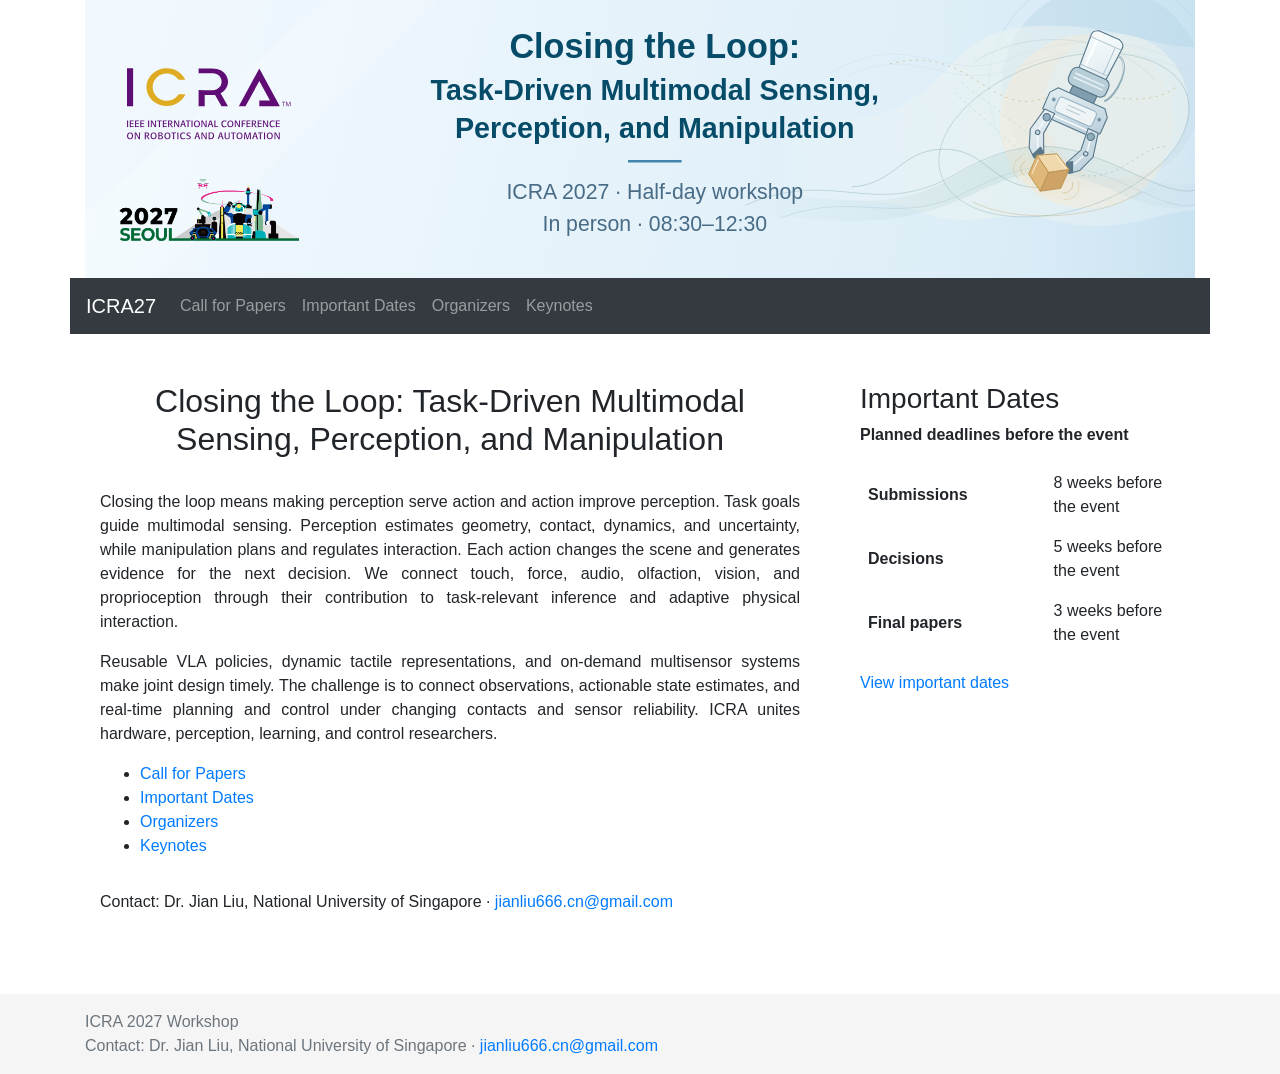
<file: index.html>
<!DOCTYPE html>
<html lang="en">
<head>
  <meta charset="utf-8" />
  <meta name="viewport" content="width=device-width, initial-scale=1" />
  <title>Closing the Loop: Task-Driven Multimodal Sensing, Perception, and Manipulation</title>
  <link rel="icon" href="assets/favicon.svg" type="image/svg+xml" />
  <link rel="stylesheet" href="assets/styles.20261101154809030814.css" />
  <script src="script.js" defer></script>
</head>
<body>
  <a class="skip-link" href="#main-content">Skip to content</a>

  <header class="site-header container">
    <a href="index.html" aria-label="Workshop home">
      <img src="assets/workshop-banner.svg" width="1200" height="300" alt="Closing the Loop: Task-Driven Multimodal Sensing, Perception, and Manipulation. ICRA 2027 half-day workshop, with the official ICRA and Seoul 2027 logos." />
    </a>
  </header>

  <nav class="site-nav container" aria-label="Main navigation">
    <a class="nav-brand" href="index.html" aria-current="page">ICRA27</a>
    <button class="menu-toggle" type="button" aria-controls="page-navigation" aria-expanded="false" aria-label="Toggle navigation"><span></span><span></span><span></span></button>
    <div class="nav-links" id="page-navigation">
      <a href="cfp.html">Call for Papers</a>
      <a href="dates.html">Important Dates</a>
      <a href="organizers.html">Organizers</a>
      <a href="keynotes.html">Keynotes</a>
    </div>
  </nav>

  <main id="main-content" class="container main-content" tabindex="-1">
    <div class="page-layout">
      <div class="content-column">
        <h1 id="overview-heading" class="page-title">Closing the Loop: Task-Driven Multimodal Sensing, Perception, and Manipulation</h1>
        <p>Closing the loop means making perception serve action and action improve perception. Task goals guide multimodal sensing. Perception estimates geometry, contact, dynamics, and uncertainty, while manipulation plans and regulates interaction. Each action changes the scene and generates evidence for the next decision. We connect touch, force, audio, olfaction, vision, and proprioception through their contribution to task-relevant inference and adaptive physical interaction.</p>
        <p>Reusable VLA policies, dynamic tactile representations, and on-demand multisensor systems make joint design timely. The challenge is to connect observations, actionable state estimates, and real-time planning and control under changing contacts and sensor reliability. ICRA unites hardware, perception, learning, and control researchers.</p>
        <ul class="quick-links">
          <li><a href="cfp.html">Call for Papers</a></li>
          <li><a href="dates.html">Important Dates</a></li>
          <li><a href="organizers.html">Organizers</a></li>
          <li><a href="keynotes.html">Keynotes</a></li>
        </ul>
        <p>Contact: Dr. Jian Liu, National University of Singapore · <a href="mailto:jianliu666.cn@gmail.com">jianliu666.cn@gmail.com</a></p>
      </div>
      <aside class="sidebar" aria-label="Workshop information">
        <section class="section" aria-labelledby="sidebar-dates-heading">
          <h2 id="sidebar-dates-heading">Important Dates</h2>
          <p><strong>Planned deadlines before the event</strong></p>
          <table class="dates-table" aria-labelledby="sidebar-dates-heading">
            <tbody>
              <tr><th scope="row">Submissions</th><td>8 weeks before the event</td></tr>
              <tr><th scope="row">Decisions</th><td>5 weeks before the event</td></tr>
              <tr><th scope="row">Final papers</th><td>3 weeks before the event</td></tr>
            </tbody>
          </table>
          <p><a href="dates.html">View important dates</a></p>
        </section>
      </aside>
    </div>
  </main>

  <footer class="site-footer">
    <div class="container">
      <p>ICRA 2027 Workshop</p>
      <p>Contact: Dr. Jian Liu, National University of Singapore · <a href="mailto:jianliu666.cn@gmail.com">jianliu666.cn@gmail.com</a></p>
    </div>
  </footer>
</body>
</html>
</file>
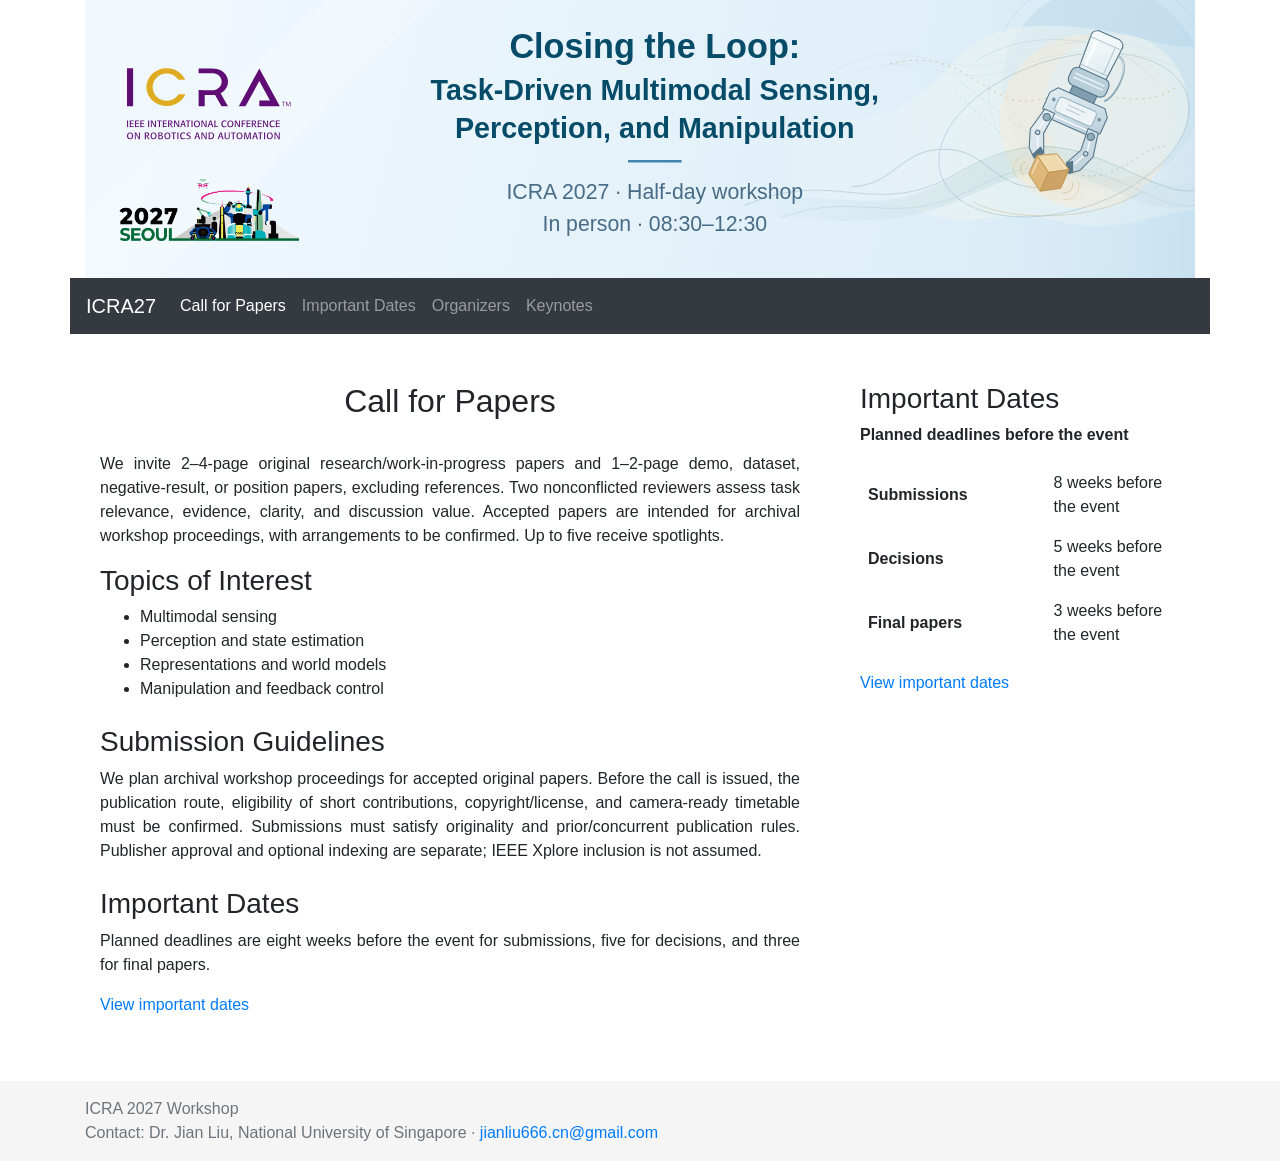
<file: cfp.html>
<!DOCTYPE html>
<html lang="en">
<head>
  <meta charset="utf-8" />
  <meta name="viewport" content="width=device-width, initial-scale=1" />
  <title>Call for Papers | ICRA 2027 Closing the Loop</title>
  <link rel="icon" href="assets/favicon.svg" type="image/svg+xml" />
  <link rel="stylesheet" href="assets/styles.20261101154809030814.css" />
  <script src="script.js" defer></script>
</head>
<body>
  <a class="skip-link" href="#main-content">Skip to content</a>

  <header class="site-header container">
    <a href="index.html" aria-label="Workshop home">
      <img src="assets/workshop-banner.svg" width="1200" height="300" alt="Closing the Loop: Task-Driven Multimodal Sensing, Perception, and Manipulation. ICRA 2027 half-day workshop, with the official ICRA and Seoul 2027 logos." />
    </a>
  </header>

  <nav class="site-nav container" aria-label="Main navigation">
    <a class="nav-brand" href="index.html">ICRA27</a>
    <button class="menu-toggle" type="button" aria-controls="page-navigation" aria-expanded="false" aria-label="Toggle navigation"><span></span><span></span><span></span></button>
    <div class="nav-links" id="page-navigation">
      <a href="cfp.html" aria-current="page">Call for Papers</a>
      <a href="dates.html">Important Dates</a>
      <a href="organizers.html">Organizers</a>
      <a href="keynotes.html">Keynotes</a>
    </div>
  </nav>

  <main id="main-content" class="container main-content" tabindex="-1">
    <div class="page-layout">
      <div class="content-column">
        <h1 id="cfp-heading" class="page-title">Call for Papers</h1>
        <p>We invite 2–4-page original research/work-in-progress papers and 1–2-page demo, dataset, negative-result, or position papers, excluding references. Two nonconflicted reviewers assess task relevance, evidence, clarity, and discussion value. Accepted papers are intended for archival workshop proceedings, with arrangements to be confirmed. Up to five receive spotlights.</p>
        <section id="topics-of-interest" class="section" aria-labelledby="topics-heading">
          <h2 id="topics-heading">Topics of Interest</h2>
          <ul>
            <li>Multimodal sensing</li>
            <li>Perception and state estimation</li>
            <li>Representations and world models</li>
            <li>Manipulation and feedback control</li>
          </ul>
        </section>
        <section id="submission-guidelines" class="section" aria-labelledby="submission-guidelines-heading">
          <h2 id="submission-guidelines-heading">Submission Guidelines</h2>
          <p>We plan archival workshop proceedings for accepted original papers. Before the call is issued, the publication route, eligibility of short contributions, copyright/license, and camera-ready timetable must be confirmed. Submissions must satisfy originality and prior/concurrent publication rules. Publisher approval and optional indexing are separate; IEEE Xplore inclusion is not assumed.</p>
        </section>
        <section id="important-dates" class="section" aria-labelledby="important-dates-heading">
          <h2 id="important-dates-heading">Important Dates</h2>
          <p>Planned deadlines are eight weeks before the event for submissions, five for decisions, and three for final papers.</p>
          <p><a href="dates.html">View important dates</a></p>
        </section>
      </div>
      <aside class="sidebar" aria-label="Workshop information">
        <section class="section" aria-labelledby="sidebar-dates-heading">
          <h2 id="sidebar-dates-heading">Important Dates</h2>
          <p><strong>Planned deadlines before the event</strong></p>
          <table class="dates-table" aria-labelledby="sidebar-dates-heading">
            <tbody>
              <tr><th scope="row">Submissions</th><td>8 weeks before the event</td></tr>
              <tr><th scope="row">Decisions</th><td>5 weeks before the event</td></tr>
              <tr><th scope="row">Final papers</th><td>3 weeks before the event</td></tr>
            </tbody>
          </table>
          <p><a href="dates.html">View important dates</a></p>
        </section>
      </aside>
    </div>
  </main>

  <footer class="site-footer">
    <div class="container">
      <p>ICRA 2027 Workshop</p>
      <p>Contact: Dr. Jian Liu, National University of Singapore · <a href="mailto:jianliu666.cn@gmail.com">jianliu666.cn@gmail.com</a></p>
    </div>
  </footer>
</body>
</html>
</file>
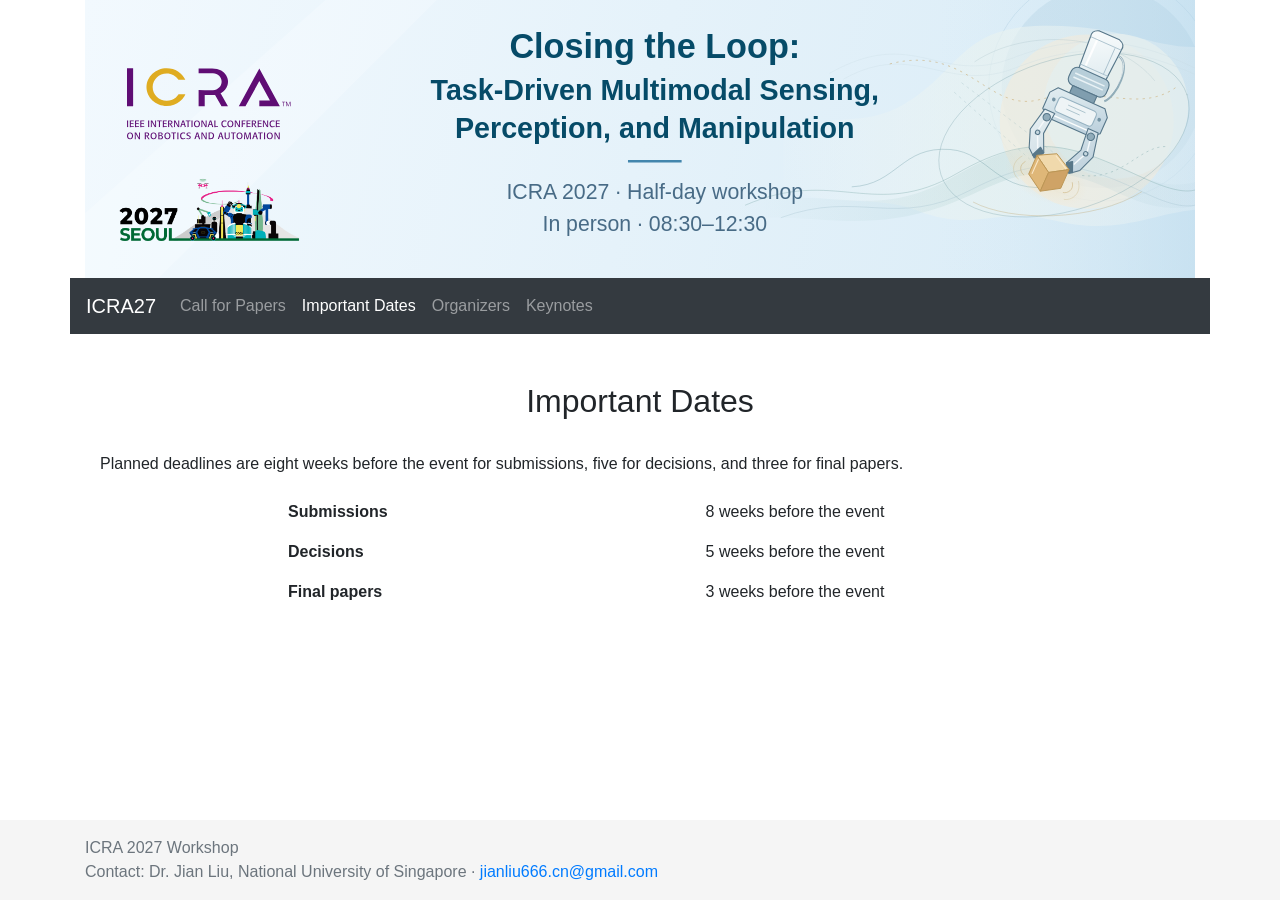
<file: dates.html>
<!DOCTYPE html>
<html lang="en">
<head>
  <meta charset="utf-8" />
  <meta name="viewport" content="width=device-width, initial-scale=1" />
  <title>Important Dates | ICRA 2027 Closing the Loop</title>
  <link rel="icon" href="assets/favicon.svg" type="image/svg+xml" />
  <link rel="stylesheet" href="assets/styles.20261101154809030814.css" />
  <script src="script.js" defer></script>
</head>
<body>
  <a class="skip-link" href="#main-content">Skip to content</a>

  <header class="site-header container">
    <a href="index.html" aria-label="Workshop home">
      <img src="assets/workshop-banner.svg" width="1200" height="300" alt="Closing the Loop: Task-Driven Multimodal Sensing, Perception, and Manipulation. ICRA 2027 half-day workshop, with the official ICRA and Seoul 2027 logos." />
    </a>
  </header>

  <nav class="site-nav container" aria-label="Main navigation">
    <a class="nav-brand" href="index.html">ICRA27</a>
    <button class="menu-toggle" type="button" aria-controls="page-navigation" aria-expanded="false" aria-label="Toggle navigation"><span></span><span></span><span></span></button>
    <div class="nav-links" id="page-navigation">
      <a href="cfp.html">Call for Papers</a>
      <a href="dates.html" aria-current="page">Important Dates</a>
      <a href="organizers.html">Organizers</a>
      <a href="keynotes.html">Keynotes</a>
    </div>
  </nav>

  <main id="main-content" class="container main-content" tabindex="-1">
    <div class="page-layout single-column">
      <div class="content-column">
        <h1 id="dates-heading" class="page-title">Important Dates</h1>
        <p>Planned deadlines are eight weeks before the event for submissions, five for decisions, and three for final papers.</p>
        <table class="dates-table" aria-labelledby="dates-heading">
            <tbody>
              <tr><th scope="row">Submissions</th><td>8 weeks before the event</td></tr>
              <tr><th scope="row">Decisions</th><td>5 weeks before the event</td></tr>
              <tr><th scope="row">Final papers</th><td>3 weeks before the event</td></tr>
            </tbody>
          </table>
      </div>

    </div>
  </main>

  <footer class="site-footer">
    <div class="container">
      <p>ICRA 2027 Workshop</p>
      <p>Contact: Dr. Jian Liu, National University of Singapore · <a href="mailto:jianliu666.cn@gmail.com">jianliu666.cn@gmail.com</a></p>
    </div>
  </footer>
</body>
</html>
</file>
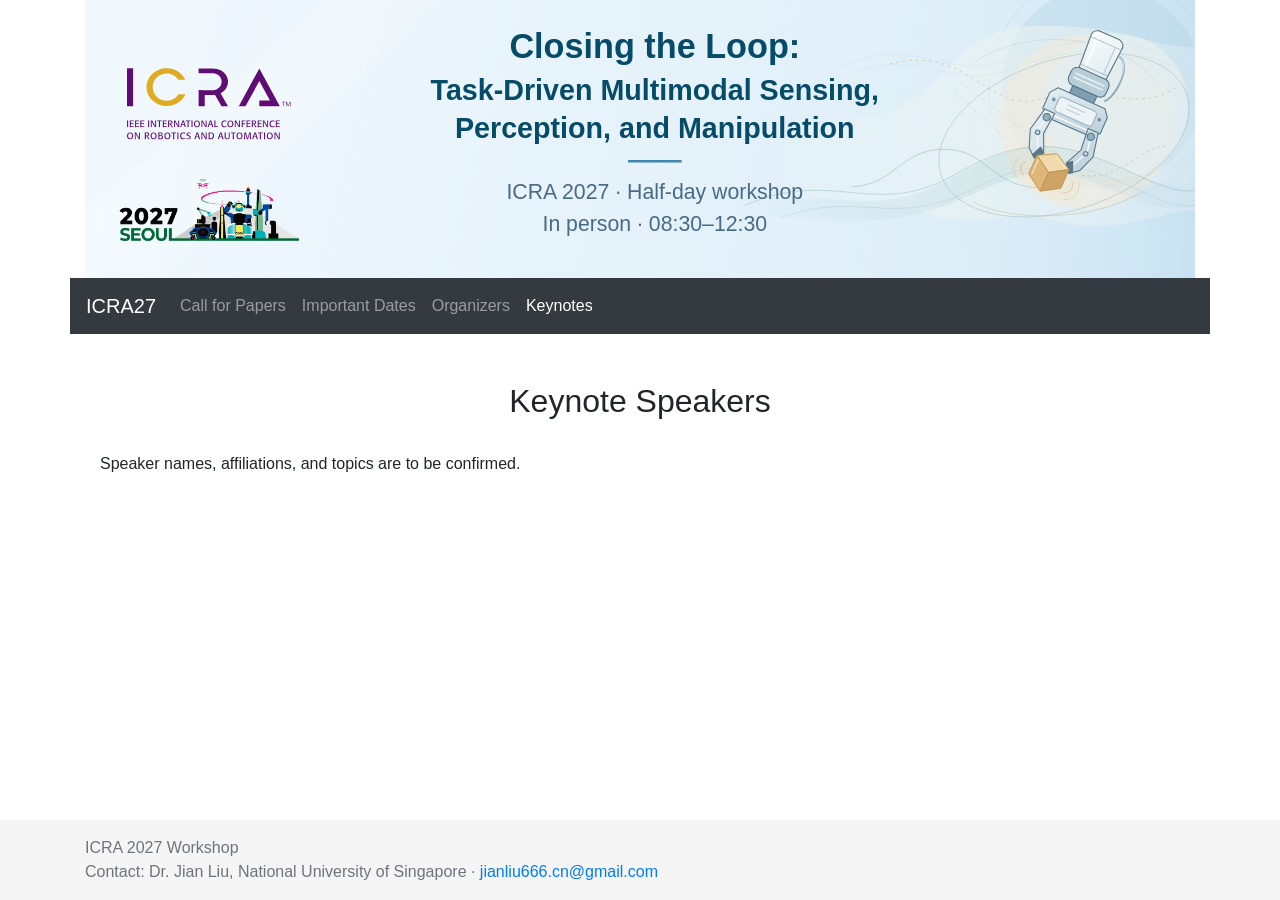
<file: keynotes.html>
<!DOCTYPE html>
<html lang="en">
<head>
  <meta charset="utf-8" />
  <meta name="viewport" content="width=device-width, initial-scale=1" />
  <title>Keynote Speakers | ICRA 2027 Closing the Loop</title>
  <link rel="icon" href="assets/favicon.svg" type="image/svg+xml" />
  <link rel="stylesheet" href="assets/styles.20261101154809030814.css" />
  <script src="script.js" defer></script>
</head>
<body>
  <a class="skip-link" href="#main-content">Skip to content</a>

  <header class="site-header container">
    <a href="index.html" aria-label="Workshop home">
      <img src="assets/workshop-banner.svg" width="1200" height="300" alt="Closing the Loop: Task-Driven Multimodal Sensing, Perception, and Manipulation. ICRA 2027 half-day workshop, with the official ICRA and Seoul 2027 logos." />
    </a>
  </header>

  <nav class="site-nav container" aria-label="Main navigation">
    <a class="nav-brand" href="index.html">ICRA27</a>
    <button class="menu-toggle" type="button" aria-controls="page-navigation" aria-expanded="false" aria-label="Toggle navigation"><span></span><span></span><span></span></button>
    <div class="nav-links" id="page-navigation">
      <a href="cfp.html">Call for Papers</a>
      <a href="dates.html">Important Dates</a>
      <a href="organizers.html">Organizers</a>
      <a href="keynotes.html" aria-current="page">Keynotes</a>
    </div>
  </nav>

  <main id="main-content" class="container main-content" tabindex="-1">
    <div class="page-layout single-column">
      <div class="content-column">
        <h1 id="keynotes-heading" class="page-title">Keynote Speakers</h1>
        <p>Speaker names, affiliations, and topics are to be confirmed.</p>
      </div>

    </div>
  </main>

  <footer class="site-footer">
    <div class="container">
      <p>ICRA 2027 Workshop</p>
      <p>Contact: Dr. Jian Liu, National University of Singapore · <a href="mailto:jianliu666.cn@gmail.com">jianliu666.cn@gmail.com</a></p>
    </div>
  </footer>
</body>
</html>
</file>
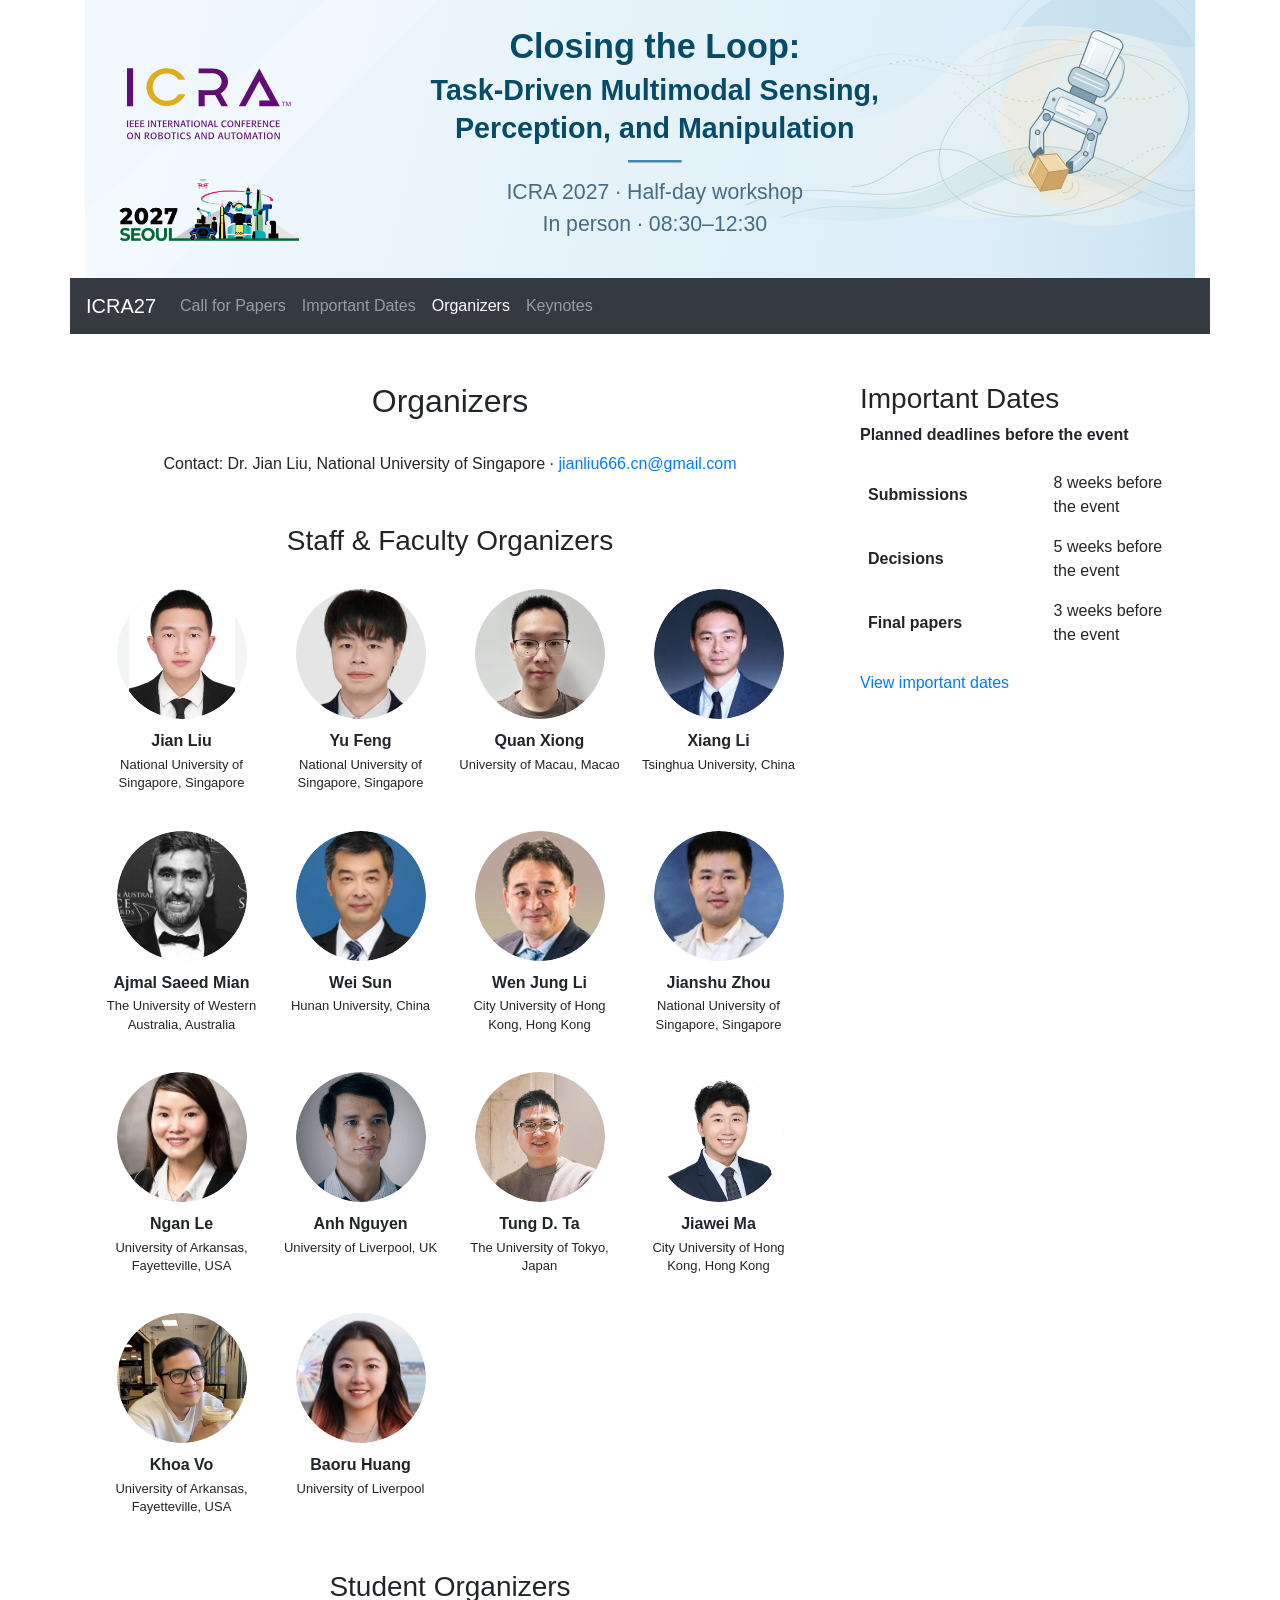
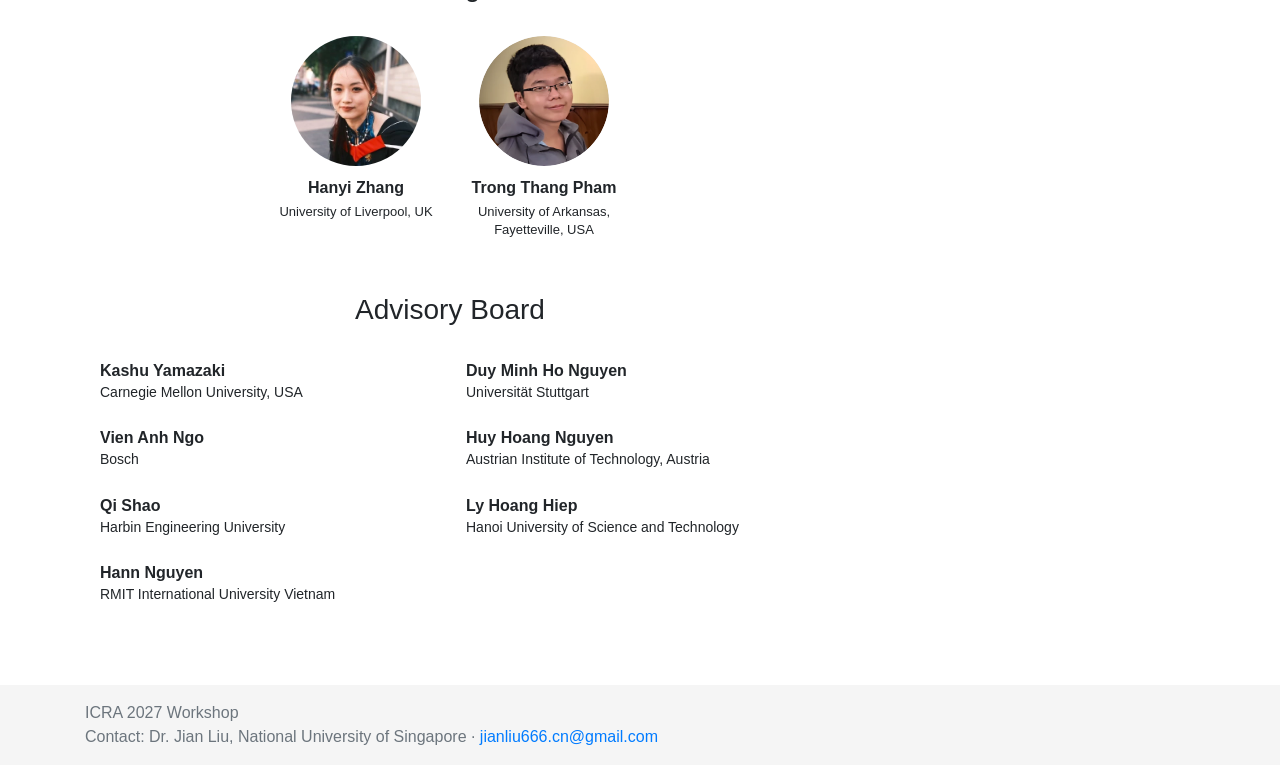
<file: organizers.html>
<!DOCTYPE html>
<html lang="en">
<head>
  <meta charset="utf-8" />
  <meta name="viewport" content="width=device-width, initial-scale=1" />
  <title>Organizers | ICRA 2027 Closing the Loop</title>
  <link rel="icon" href="assets/favicon.svg" type="image/svg+xml" />
  <link rel="stylesheet" href="assets/styles.20261101154809030814.css" />
  <script src="script.js" defer></script>
</head>
<body>
  <a class="skip-link" href="#main-content">Skip to content</a>

  <header class="site-header container">
    <a href="index.html" aria-label="Workshop home">
      <img src="assets/workshop-banner.svg" width="1200" height="300" alt="Closing the Loop: Task-Driven Multimodal Sensing, Perception, and Manipulation. ICRA 2027 half-day workshop, with the official ICRA and Seoul 2027 logos." />
    </a>
  </header>

  <nav class="site-nav container" aria-label="Main navigation">
    <a class="nav-brand" href="index.html">ICRA27</a>
    <button class="menu-toggle" type="button" aria-controls="page-navigation" aria-expanded="false" aria-label="Toggle navigation"><span></span><span></span><span></span></button>
    <div class="nav-links" id="page-navigation">
      <a href="cfp.html">Call for Papers</a>
      <a href="dates.html">Important Dates</a>
      <a href="organizers.html" aria-current="page">Organizers</a>
      <a href="keynotes.html">Keynotes</a>
    </div>
  </nav>

  <main id="main-content" class="container main-content" tabindex="-1">
    <div class="page-layout">
      <div class="content-column">
        <h1 id="organizers-heading" class="page-title">Organizers</h1>
        <p class="organizers-contact">Contact: Dr. Jian Liu, National University of Singapore · <a href="mailto:jianliu666.cn@gmail.com">jianliu666.cn@gmail.com</a></p>
        <section class="organizer-section" aria-labelledby="staff-faculty-heading">
          <h2 id="staff-faculty-heading">Staff &amp; Faculty Organizers</h2>
          <div class="organizer-grid">
            <article class="organizer-card" aria-labelledby="name-jian-liu">
              <a class="organizer-profile" href="https://cnjliu.github.io/" aria-label="Jian Liu public profile">
                <img class="organizer-photo" src="assets/organizers/jian-liu.webp" alt="Portrait of Jian Liu" width="130" height="130" loading="lazy" decoding="async" style="object-position: 50% 20%" />
              </a>
              <h3 class="organizer-name" id="name-jian-liu"><a href="https://cnjliu.github.io/">Jian Liu</a></h3>
              <p class="organizer-affiliation">National University of Singapore, Singapore</p>
            </article>
            <article class="organizer-card" aria-labelledby="name-yu-feng">
              <a class="organizer-profile" href="https://sites.google.com/view/yufengsteve/" aria-label="Yu Feng public profile">
                <img class="organizer-photo" src="assets/organizers/yu-feng.webp" alt="Portrait of Yu Feng" width="130" height="130" loading="lazy" decoding="async" style="object-position: 50% 20%" />
              </a>
              <h3 class="organizer-name" id="name-yu-feng"><a href="https://sites.google.com/view/yufengsteve/">Yu Feng</a></h3>
              <p class="organizer-affiliation">National University of Singapore, Singapore</p>
            </article>
            <article class="organizer-card" aria-labelledby="name-quan-xiong">
              <a class="organizer-profile" href="https://sites.google.com/view/xiongquanlab/team" aria-label="Quan Xiong public profile">
                <img class="organizer-photo" src="assets/organizers/quan-xiong.webp" alt="Portrait of Quan Xiong" width="130" height="130" loading="lazy" decoding="async" style="object-position: 50% 20%" />
              </a>
              <h3 class="organizer-name" id="name-quan-xiong"><a href="https://sites.google.com/view/xiongquanlab/team">Quan Xiong</a></h3>
              <p class="organizer-affiliation">University of Macau, Macao</p>
            </article>
            <article class="organizer-card" aria-labelledby="name-xiang-li">
              <a class="organizer-profile" href="https://sites.google.com/view/homepageoflixiang/home" aria-label="Xiang Li public profile">
                <img class="organizer-photo" src="assets/organizers/xiang-li.webp" alt="Portrait of Xiang Li" width="130" height="130" loading="lazy" decoding="async" style="object-position: 50% 20%" />
              </a>
              <h3 class="organizer-name" id="name-xiang-li"><a href="https://sites.google.com/view/homepageoflixiang/home">Xiang Li</a></h3>
              <p class="organizer-affiliation">Tsinghua University, China</p>
            </article>
            <article class="organizer-card" aria-labelledby="name-ajmal-mian">
              <a class="organizer-profile" href="https://research-repository.uwa.edu.au/en/persons/ajmal-mian/" aria-label="Ajmal Saeed Mian public profile">
                <img class="organizer-photo" src="assets/organizers/ajmal-mian.webp" alt="Portrait of Ajmal Saeed Mian" width="130" height="130" loading="lazy" decoding="async" style="object-position: 50% 50%" />
              </a>
              <h3 class="organizer-name" id="name-ajmal-mian"><a href="https://research-repository.uwa.edu.au/en/persons/ajmal-mian/">Ajmal Saeed Mian</a></h3>
              <p class="organizer-affiliation">The University of Western Australia, Australia</p>
            </article>
            <article class="organizer-card" aria-labelledby="name-wei-sun">
              <a class="organizer-profile" href="https://robotics.hnu.edu.cn/info/1176/2972.htm" aria-label="Wei Sun public profile">
                <img class="organizer-photo" src="assets/organizers/wei-sun.webp" alt="Portrait of Wei Sun" width="130" height="130" loading="lazy" decoding="async" style="object-position: 50% 20%" />
              </a>
              <h3 class="organizer-name" id="name-wei-sun"><a href="https://robotics.hnu.edu.cn/info/1176/2972.htm">Wei Sun</a></h3>
              <p class="organizer-affiliation">Hunan University, China</p>
            </article>
            <article class="organizer-card" aria-labelledby="name-wen-jung-li">
              <a class="organizer-profile" href="https://scholars.cityu.edu.hk/en/persons/wenjli/" aria-label="Wen Jung Li public profile">
                <img class="organizer-photo" src="assets/organizers/wen-jung-li.webp" alt="Portrait of Wen Jung Li" width="130" height="130" loading="lazy" decoding="async" style="object-position: 50% 50%" />
              </a>
              <h3 class="organizer-name" id="name-wen-jung-li"><a href="https://scholars.cityu.edu.hk/en/persons/wenjli/">Wen Jung Li</a></h3>
              <p class="organizer-affiliation">City University of Hong Kong, Hong Kong</p>
            </article>
            <article class="organizer-card" aria-labelledby="name-jianshu-zhou">
              <a class="organizer-profile" href="https://sites.google.com/view/dr-jianshu-zhou-nus/bio" aria-label="Jianshu Zhou public profile">
                <img class="organizer-photo" src="assets/organizers/jianshu-zhou.webp" alt="Portrait of Jianshu Zhou" width="130" height="130" loading="lazy" decoding="async" style="object-position: 50% 20%" />
              </a>
              <h3 class="organizer-name" id="name-jianshu-zhou"><a href="https://sites.google.com/view/dr-jianshu-zhou-nus/bio">Jianshu Zhou</a></h3>
              <p class="organizer-affiliation">National University of Singapore, Singapore</p>
            </article>
            <article class="organizer-card" aria-labelledby="name-ngan-le">
              <a class="organizer-profile" href="https://uark-aicv.github.io/" aria-label="Ngan Le public profile">
                <img class="organizer-photo" src="assets/organizers/ngan-le.webp" alt="Portrait of Ngan Le" width="130" height="130" loading="lazy" decoding="async" style="object-position: 50% 20%" />
              </a>
              <h3 class="organizer-name" id="name-ngan-le"><a href="https://uark-aicv.github.io/">Ngan Le</a></h3>
              <p class="organizer-affiliation">University of Arkansas, Fayetteville, USA</p>
            </article>
            <article class="organizer-card" aria-labelledby="name-anh-nguyen">
              <a class="organizer-profile" href="https://cgi.csc.liv.ac.uk/~anguyen/" aria-label="Anh Nguyen public profile">
                <img class="organizer-photo" src="assets/organizers/anh-nguyen.webp" alt="Portrait of Anh Nguyen" width="130" height="130" loading="lazy" decoding="async" style="object-position: 50% 20%" />
              </a>
              <h3 class="organizer-name" id="name-anh-nguyen"><a href="https://cgi.csc.liv.ac.uk/~anguyen/">Anh Nguyen</a></h3>
              <p class="organizer-affiliation">University of Liverpool, UK</p>
            </article>
            <article class="organizer-card" aria-labelledby="name-tung-ta">
              <a class="organizer-profile" href="https://tungtd.com" aria-label="Tung D. Ta public profile">
                <img class="organizer-photo" src="assets/organizers/tung-ta.webp" alt="Portrait of Tung D. Ta" width="130" height="130" loading="lazy" decoding="async" style="object-position: 50% 20%" />
              </a>
              <h3 class="organizer-name" id="name-tung-ta"><a href="https://tungtd.com">Tung D. Ta</a></h3>
              <p class="organizer-affiliation">The University of Tokyo, Japan</p>
            </article>
            <article class="organizer-card" aria-labelledby="name-jiawei-ma">
              <a class="organizer-profile" href="https://smile.cs.cityu.edu.hk/" aria-label="Jiawei Ma public profile">
                <img class="organizer-photo" src="assets/organizers/jiawei-ma.webp" alt="Portrait of Jiawei Ma" width="130" height="130" loading="lazy" decoding="async" style="object-position: 50% 20%" />
              </a>
              <h3 class="organizer-name" id="name-jiawei-ma"><a href="https://smile.cs.cityu.edu.hk/">Jiawei Ma</a></h3>
              <p class="organizer-affiliation">City University of Hong Kong, Hong Kong</p>
            </article>
            <article class="organizer-card" aria-labelledby="name-khoa-vo">
              <a class="organizer-profile" href="https://vhvkhoa.github.io/" aria-label="Khoa Vo public profile">
                <img class="organizer-photo" src="assets/organizers/khoa-vo.webp" alt="Portrait of Khoa Vo" width="130" height="130" loading="lazy" decoding="async" style="object-position: 50% 20%" />
              </a>
              <h3 class="organizer-name" id="name-khoa-vo"><a href="https://vhvkhoa.github.io/">Khoa Vo</a></h3>
              <p class="organizer-affiliation">University of Arkansas, Fayetteville, USA</p>
            </article>
            <article class="organizer-card" aria-labelledby="name-baoru-huang">
              <a class="organizer-profile" href="https://baoru.netlify.app/" aria-label="Baoru Huang public profile">
                <img class="organizer-photo" src="assets/organizers/baoru-huang.webp" alt="Portrait of Baoru Huang" width="130" height="130" loading="lazy" decoding="async" style="object-position: 50% 20%" />
              </a>
              <h3 class="organizer-name" id="name-baoru-huang"><a href="https://baoru.netlify.app/">Baoru Huang</a></h3>
              <p class="organizer-affiliation">University of Liverpool</p>
            </article>
          </div>
        </section>
        <section class="organizer-section" aria-labelledby="student-organizers-heading">
          <h2 id="student-organizers-heading">Student Organizers</h2>
          <div class="organizer-grid student-organizers">
            <article class="organizer-card" aria-labelledby="name-hanyi-zhang">
              <a class="organizer-profile" href="https://www.linkedin.com/in/hanyi-zhang-7104ab299/" aria-label="Hanyi Zhang public profile">
                <img class="organizer-photo organizer-photo-zoom" src="assets/organizers/hanyi-zhang.webp" alt="Portrait of Hanyi Zhang" width="130" height="130" loading="lazy" decoding="async" style="object-position: 50% 20%" />
              </a>
              <h3 class="organizer-name" id="name-hanyi-zhang"><a href="https://www.linkedin.com/in/hanyi-zhang-7104ab299/">Hanyi Zhang</a></h3>
              <p class="organizer-affiliation">University of Liverpool, UK</p>
            </article>
            <article class="organizer-card" aria-labelledby="name-trong-thang-pham">
              <a class="organizer-profile" href="https://phamtrongthang123.github.io/" aria-label="Trong Thang Pham public profile">
                <img class="organizer-photo" src="assets/organizers/trong-thang-pham.webp" alt="Portrait of Trong Thang Pham" width="130" height="130" loading="lazy" decoding="async" style="object-position: 50% 20%" />
              </a>
              <h3 class="organizer-name" id="name-trong-thang-pham"><a href="https://phamtrongthang123.github.io/">Trong Thang Pham</a></h3>
              <p class="organizer-affiliation">University of Arkansas, Fayetteville, USA</p>
            </article>
          </div>
        </section>
        <section class="organizer-section" aria-labelledby="advisory-board-heading">
          <h2 id="advisory-board-heading">Advisory Board</h2>
          <ul class="committee-list">
            <li><span class="committee-name">Kashu Yamazaki</span><span class="committee-affiliation">Carnegie Mellon University, USA</span></li>
            <li><span class="committee-name">Duy Minh Ho Nguyen</span><span class="committee-affiliation">Universität Stuttgart</span></li>
            <li><span class="committee-name">Vien Anh Ngo</span><span class="committee-affiliation">Bosch</span></li>
            <li><span class="committee-name">Huy Hoang Nguyen</span><span class="committee-affiliation">Austrian Institute of Technology, Austria</span></li>
            <li><span class="committee-name">Qi Shao</span><span class="committee-affiliation">Harbin Engineering University</span></li>
            <li><span class="committee-name">Ly Hoang Hiep</span><span class="committee-affiliation">Hanoi University of Science and Technology</span></li>
            <li><span class="committee-name">Hann Nguyen</span><span class="committee-affiliation">RMIT International University Vietnam</span></li>
          </ul>
        </section>
      </div>
      <aside class="sidebar" aria-label="Workshop information">
        <section class="section" aria-labelledby="sidebar-dates-heading">
          <h2 id="sidebar-dates-heading">Important Dates</h2>
          <p><strong>Planned deadlines before the event</strong></p>
          <table class="dates-table" aria-labelledby="sidebar-dates-heading">
            <tbody>
              <tr><th scope="row">Submissions</th><td>8 weeks before the event</td></tr>
              <tr><th scope="row">Decisions</th><td>5 weeks before the event</td></tr>
              <tr><th scope="row">Final papers</th><td>3 weeks before the event</td></tr>
            </tbody>
          </table>
          <p><a href="dates.html">View important dates</a></p>
        </section>
      </aside>
    </div>
  </main>

  <footer class="site-footer">
    <div class="container">
      <p>ICRA 2027 Workshop</p>
      <p>Contact: Dr. Jian Liu, National University of Singapore · <a href="mailto:jianliu666.cn@gmail.com">jianliu666.cn@gmail.com</a></p>
    </div>
  </footer>
</body>
</html>
</file>
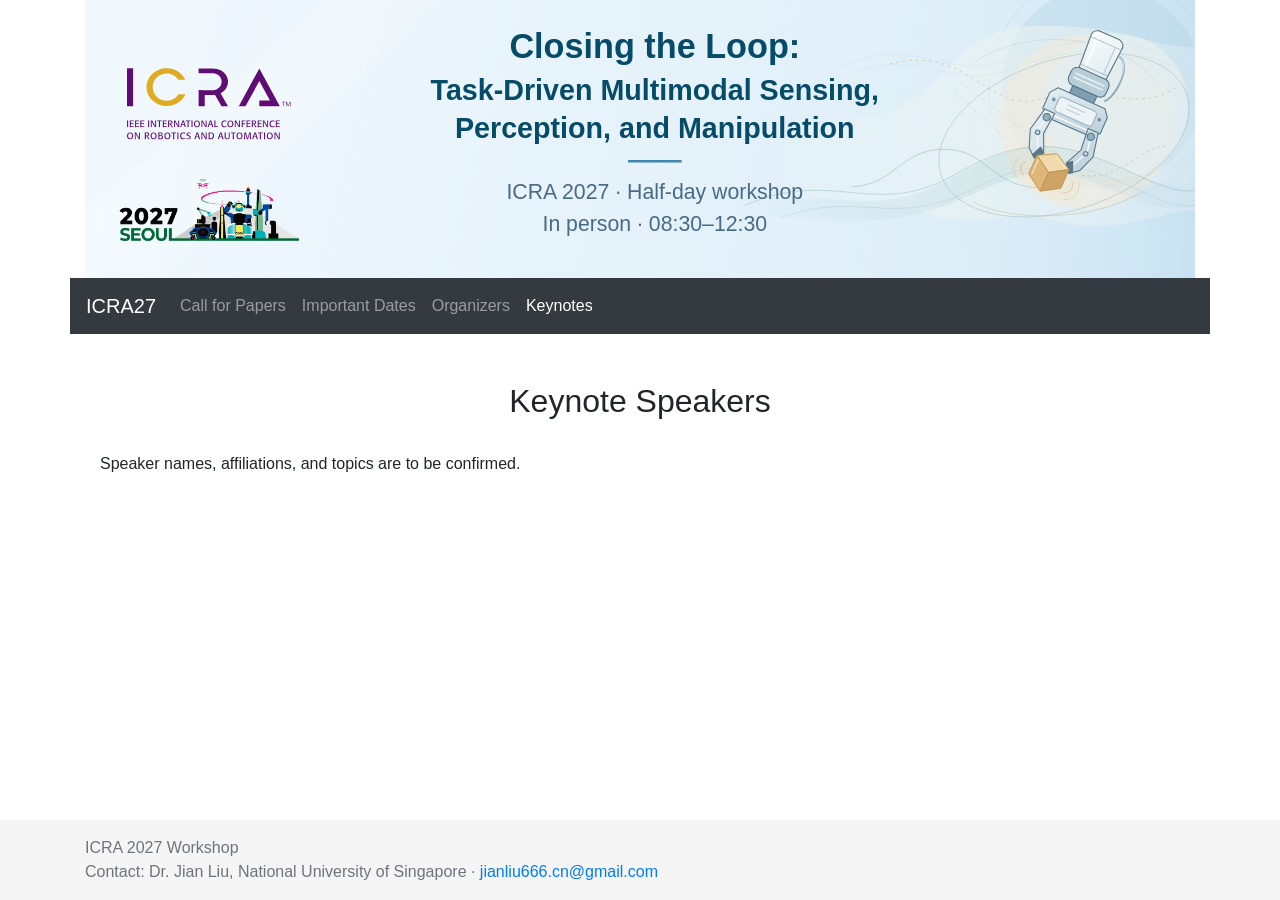
<file: program.html>
<!DOCTYPE html>
<html lang="en">
<head>
  <meta charset="utf-8" />
  <meta name="viewport" content="width=device-width, initial-scale=1" />
  <meta http-equiv="refresh" content="0; url=keynotes.html" />
  <link rel="canonical" href="https://icra2027multisensory.github.io/keynotes.html" />
  <title>Keynote Speakers | ICRA 2027 Closing the Loop</title>
</head>
<body>
  <p><a href="keynotes.html">Keynote Speakers</a></p>
</body>
</html>
</file>
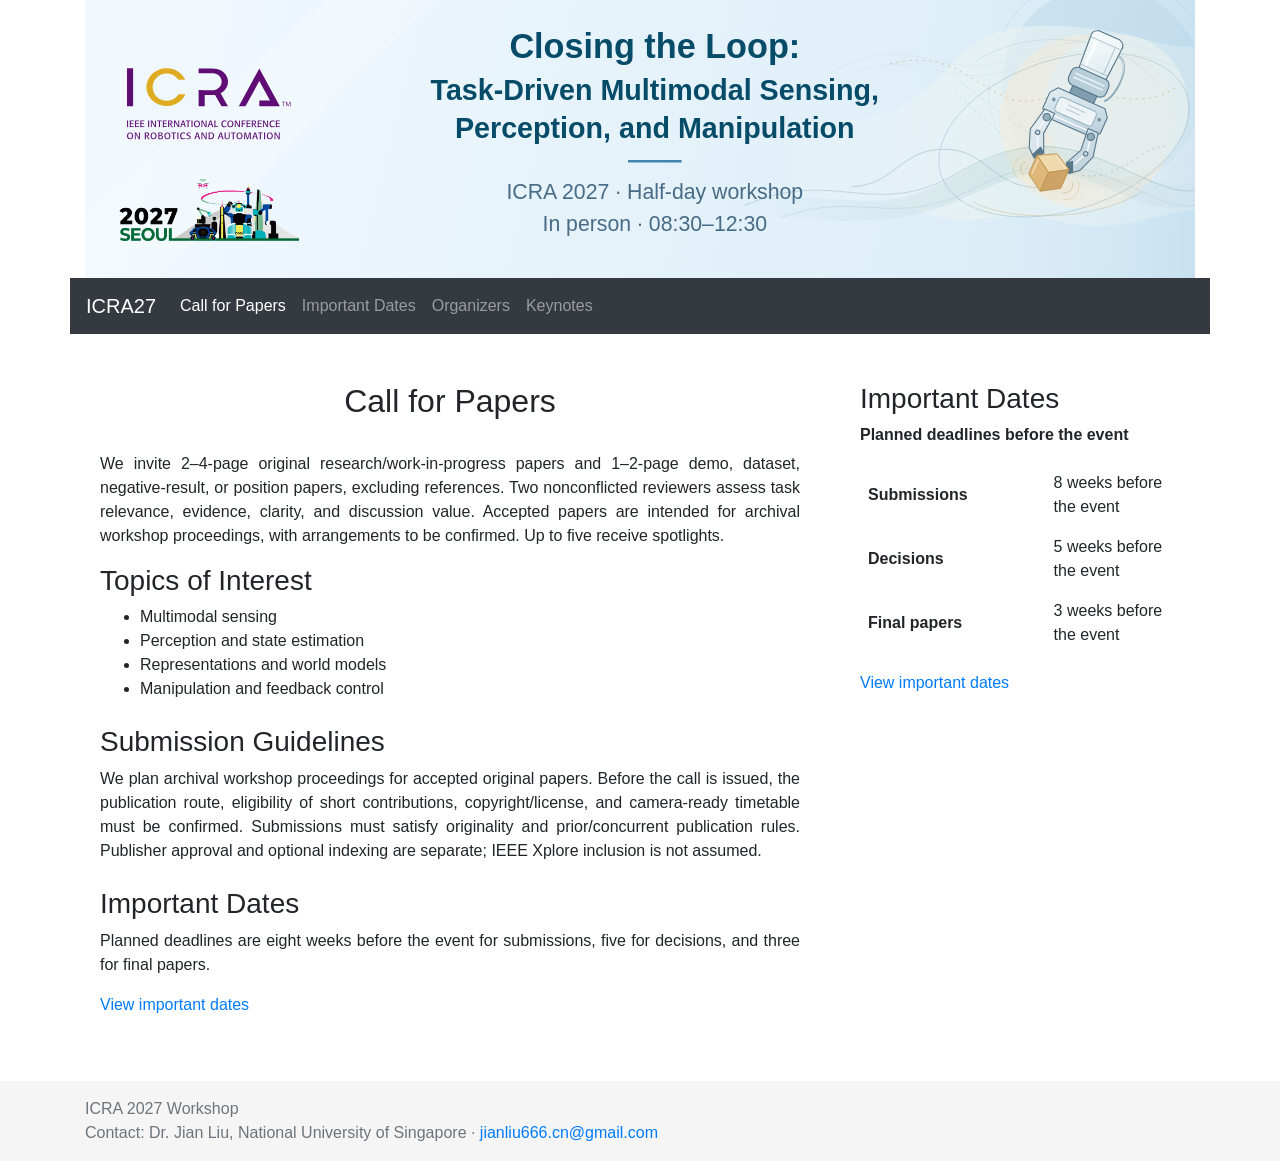
<file: topics.html>
<!DOCTYPE html>
<html lang="en">
<head>
  <meta charset="utf-8" />
  <meta name="viewport" content="width=device-width, initial-scale=1" />
  <meta http-equiv="refresh" content="0; url=cfp.html#topics-of-interest" />
  <link rel="canonical" href="https://icra2027multisensory.github.io/cfp.html#topics-of-interest" />
  <title>Topics of Interest | ICRA 2027 Closing the Loop</title>
</head>
<body>
  <p><a href="cfp.html#topics-of-interest">Topics of Interest</a></p>
</body>
</html>
</file>
<file: assets/styles.20261101154809030814.css>
:root {
  --text: #212529;
  --muted: #6c757d;
  --accent: #007bff;
  --nav: #343a40;
}

* { box-sizing: border-box; }
html { min-height: 100%; }
body {
  display: flex;
  flex-direction: column;
  min-height: 100vh;
  margin: 0;
  background: #fff;
  color: var(--text);
  font-family: -apple-system, BlinkMacSystemFont, "Segoe UI", Roboto, "Helvetica Neue", Arial, "Noto Sans", sans-serif;
  font-size: 16px;
  font-weight: 400;
  line-height: 1.5;
}

a { color: var(--accent); text-decoration: none; }
a:hover { color: #0056b3; text-decoration: underline; }
:focus-visible { outline: 3px solid #80bdff; outline-offset: 3px; }

.container {
  width: 100%;
  padding-inline: 15px;
  margin-inline: auto;
}

.skip-link {
  position: absolute;
  z-index: 10;
  top: 8px;
  left: 8px;
  padding: 8px 16px;
  background: #fff;
  transform: translateY(-150%);
}
.skip-link:focus { transform: translateY(0); }

/* The banner is an editable SVG, with the same 4:1 proportions as the reference. */
.site-header a, .site-header img { display: block; }
.site-header img { width: 100%; height: auto; }

.site-nav {
  display: flex;
  flex-wrap: wrap;
  align-items: center;
  min-height: 56px;
  padding: 8px 16px;
  background: var(--nav);
}
.site-nav a { text-decoration: none; }
.nav-brand {
  display: inline-block;
  margin-right: 16px;
  padding-block: 5px;
  color: #fff;
  font-size: 20px;
  line-height: 30px;
  white-space: nowrap;
}
.nav-brand:hover { color: #fff; }
.nav-links { display: flex; flex: 1; align-items: center; }
.nav-links a {
  display: block;
  padding: 8px;
  color: rgba(255,255,255,.5);
  line-height: 24px;
}
.nav-links a:hover { color: rgba(255,255,255,.75); }
.nav-links a[aria-current="page"] { color: #fff; }
.site-nav :focus-visible { outline-color: #fff; outline-offset: 0; }
.menu-toggle { display: none; }

.main-content { flex: 1; padding-top: 48px; padding-bottom: 64px; }
.page-layout { display: grid; grid-template-columns: 2fr 1fr; margin-inline: -15px; }
.page-layout.single-column { grid-template-columns: 1fr; }
/* CV4DC uses circular, cover-cropped portraits at approximately 130 pixels. */
.organizers-contact { text-align: center; }
.organizer-grid { display: grid; grid-template-columns: repeat(2, minmax(0, 1fr)); gap: 32px 16px; margin-top: 48px; }
.organizer-card { min-width: 0; text-align: center; }
.organizer-profile { position: relative; display: block; width: 130px; max-width: 100%; aspect-ratio: 1; margin-inline: auto; overflow: hidden; border-radius: 50%; background: #f3f4f6; }
.organizer-photo { position: absolute; inset: 0; display: block; width: 100%; height: 100%; border-radius: 50%; object-fit: cover; object-position: 50% 20%; }
.organizer-photo-zoom { transform: scale(1.25); transform-origin: 40% 35%; }
.organizer-name { margin: 12px 0 4px; font-size: 16px; font-weight: 700; line-height: 1.3; }
.organizer-name a { color: inherit; }
.organizer-name a:hover { color: var(--accent); }
.organizer-affiliation { margin-bottom: 6px; font-size: 13px; line-height: 1.4; text-align: center; }
.organizer-section { margin-top: 48px; }
.organizer-section > h2 { margin-bottom: 32px; text-align: center; }
.organizer-section .organizer-grid { margin-top: 32px; }
.organizer-grid.student-organizers { grid-template-columns: repeat(2, minmax(0, 1fr)); max-width: 360px; margin-inline: auto; }
.committee-list { display: grid; grid-template-columns: repeat(2, minmax(0, 1fr)); gap: 24px 32px; padding: 0; list-style: none; }
.committee-name { display: block; font-weight: 700; }
.committee-affiliation { display: block; font-size: 14px; line-height: 1.4; }
.content-column, .sidebar { min-width: 0; padding-inline: 30px; }

h1, h2, h3 { margin-top: 0; margin-bottom: 8px; font-weight: 500; line-height: 1.2; }
.page-title { margin-bottom: 32px; font-size: 32px; text-align: center; }
h2 { font-size: 28px; }
h3 { font-size: 24px; }
p { margin: 0 0 16px; text-align: justify; text-justify: inter-word; }
ul, ol { margin: 0 0 16px; padding-left: 40px; }
li { margin-bottom: 0; }
.section { margin-bottom: 24px; }
.section:last-child { margin-bottom: 0; }
.section > :last-child { margin-bottom: 0; }
.section .section { margin-top: 24px; }
.quick-links { margin-bottom: 32px; }
.muted { color: var(--muted); }
.small { font-size: 14px; }

table { width: 100%; margin-bottom: 16px; border-collapse: collapse; }
th, td { padding: 8px; border-bottom: 1px solid #dee2e6; text-align: left; vertical-align: top; }
th { font-weight: 700; }
.sidebar .section { margin-bottom: 32px; }
.sidebar h2 { margin-bottom: 8px; }
.sidebar p { text-align: left; }
.dates-table th, .dates-table td { padding: 8px; border: 0; vertical-align: middle; }
.dates-table th { width: 58%; }
.dates-table td { width: 42%; }
.single-column .dates-table { max-width: 720px; margin-inline: auto; }
.sidebar a { overflow-wrap: anywhere; }

.site-footer { min-height: 60px; padding-block: 16px; background: #f5f5f5; color: var(--muted); }
.site-footer p { margin-bottom: 0; text-align: left; }

@media (min-width: 576px) { .container { max-width: 540px; } }
@media (min-width: 768px) { .container { max-width: 720px; } .organizer-grid { grid-template-columns: repeat(3, minmax(0, 1fr)); } }
@media (min-width: 992px) { .container { max-width: 960px; } .organizer-grid { grid-template-columns: repeat(4, minmax(0, 1fr)); } }
@media (min-width: 1200px) { .container { max-width: 1140px; } }

@media (max-width: 991px) {
  .site-nav { justify-content: space-between; }
  .nav-links { flex-basis: 100%; flex-direction: column; align-items: stretch; }
  .js .nav-links:not(.is-open) { display: none; }
  .js .menu-toggle {
    display: flex;
    flex-direction: column;
    justify-content: center;
    gap: 5px;
    width: 56px;
    height: 40px;
    padding: 8px 15px;
    border: 1px solid rgba(255,255,255,.2);
    border-radius: 4px;
    background: transparent;
    cursor: pointer;
  }
  .menu-toggle span { display: block; height: 2px; width: 24px; background: rgba(255,255,255,.6); }
}

@media (max-width: 575px) {
  .main-content { padding-top: 32px; padding-bottom: 40px; }
  .page-layout { grid-template-columns: 1fr; }
  .content-column, .sidebar { padding-inline: 30px; }
  .sidebar { margin-top: 40px; }
  .committee-list { grid-template-columns: 1fr; }
}

@media (max-width: 359px) { .organizer-grid { grid-template-columns: 1fr; } }
</file>
